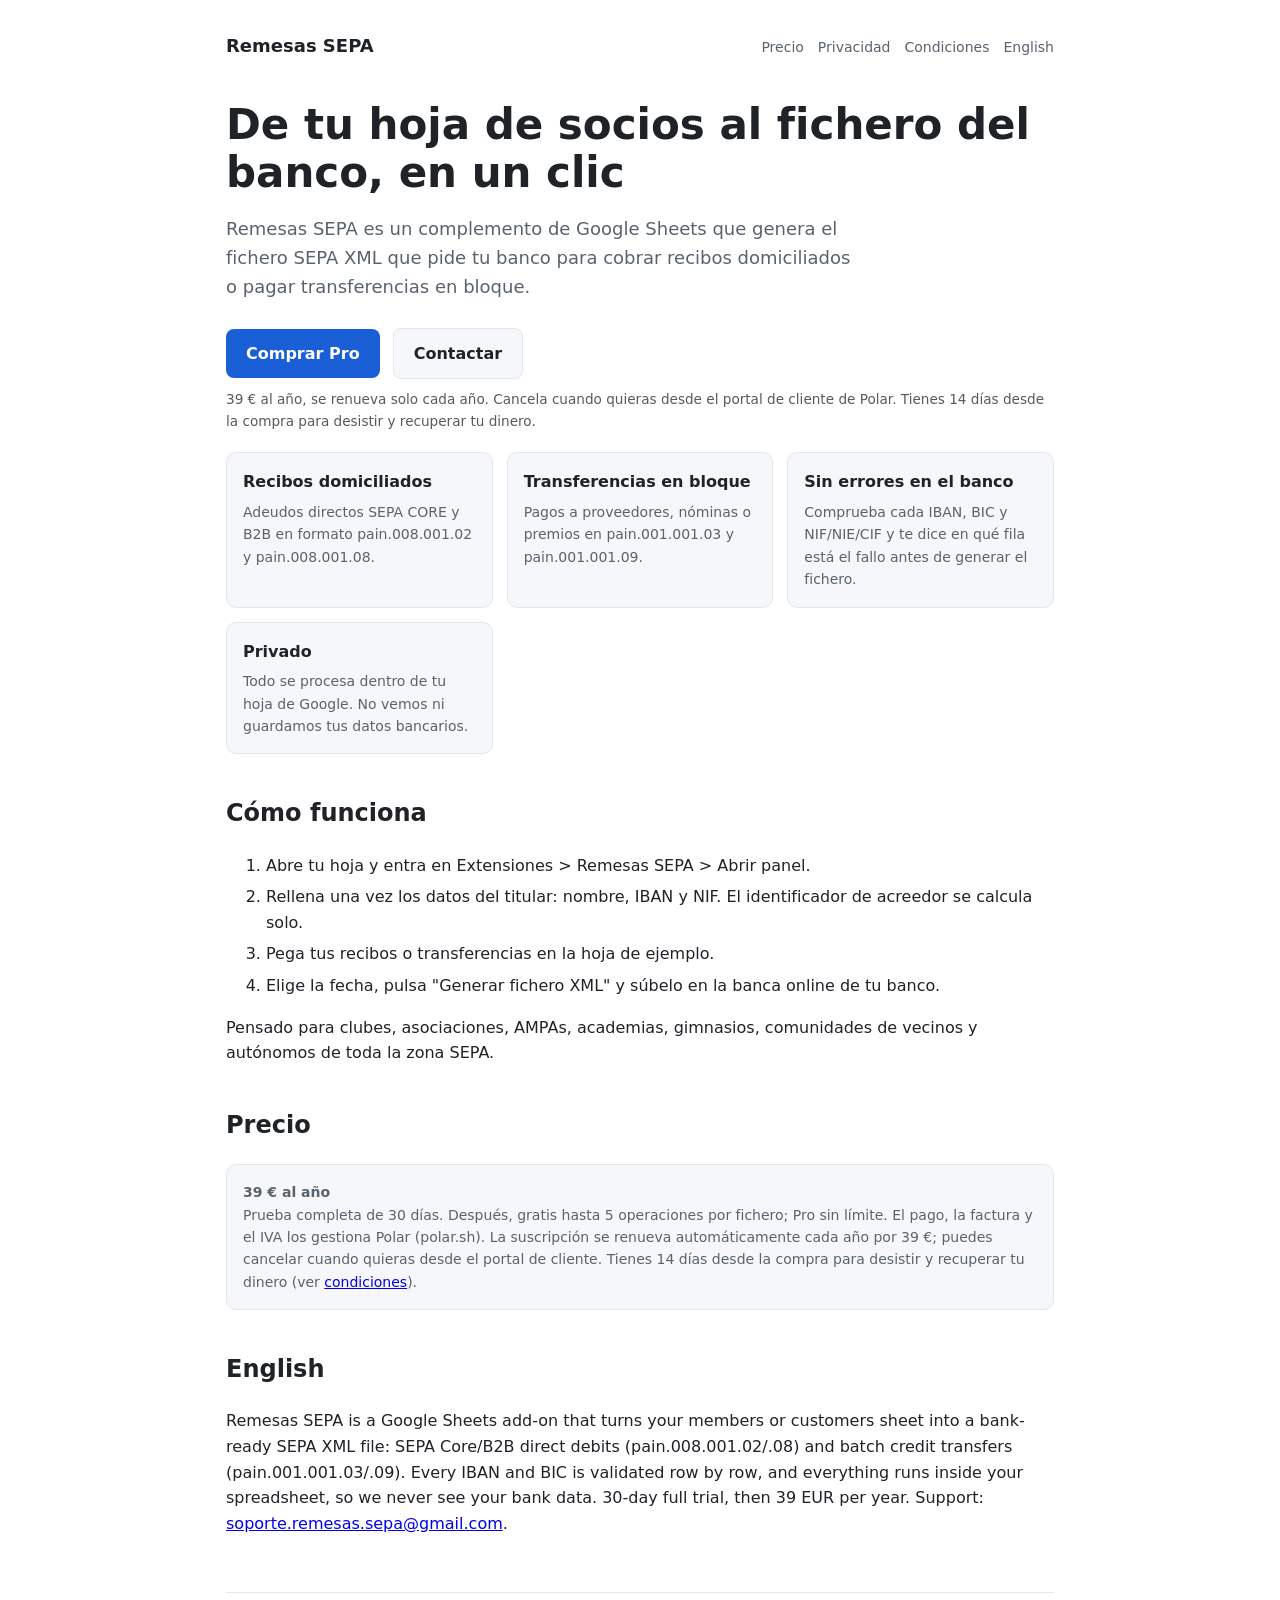
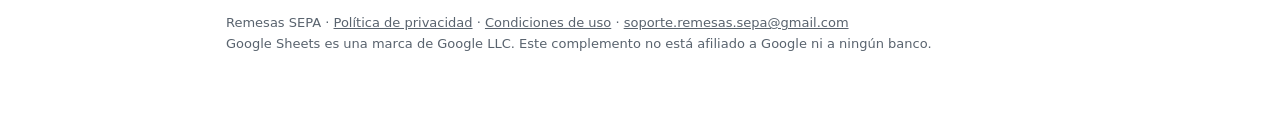
<file: index.html>
<!doctype html><html lang="es"><head><meta charset="utf-8"><meta http-equiv="refresh" content="0; url=remesas-sepa/"><title>Remesas SEPA</title></head><body><a href="remesas-sepa/">Remesas SEPA</a></body></html>
</file>
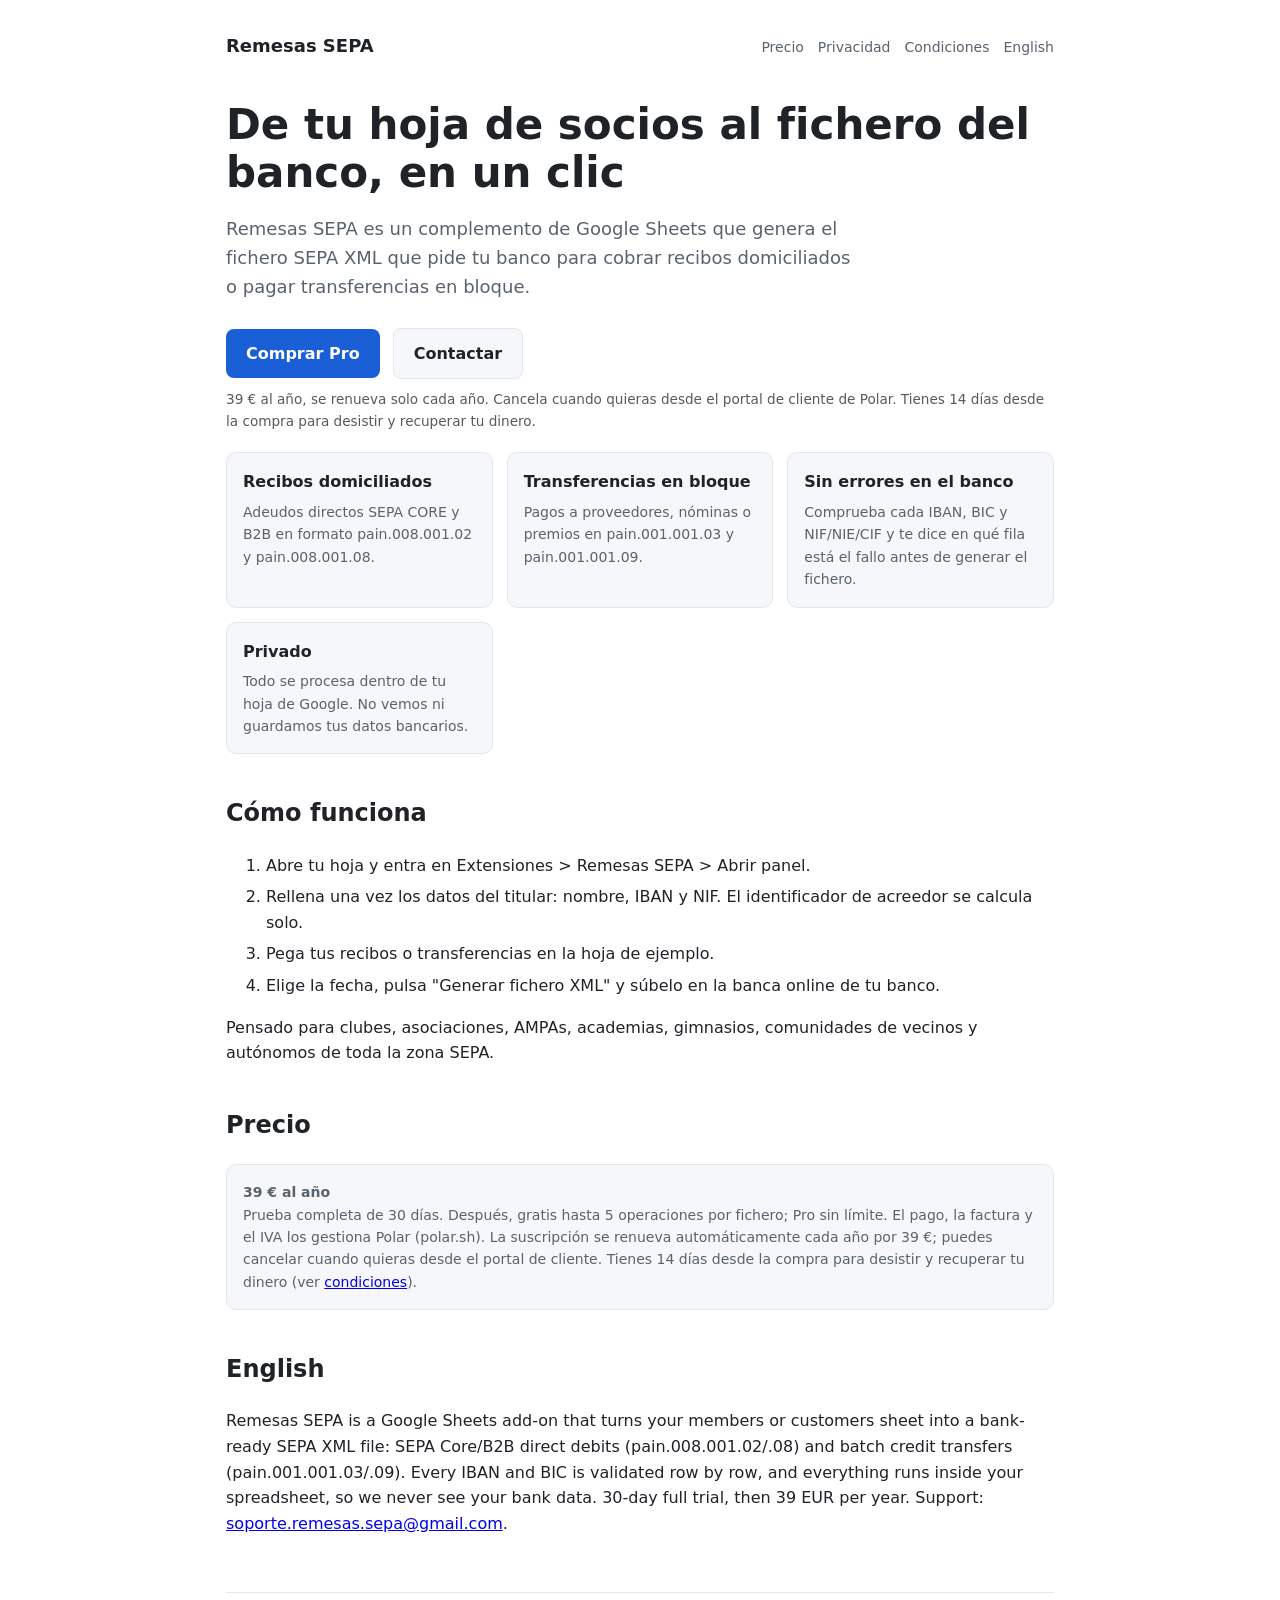
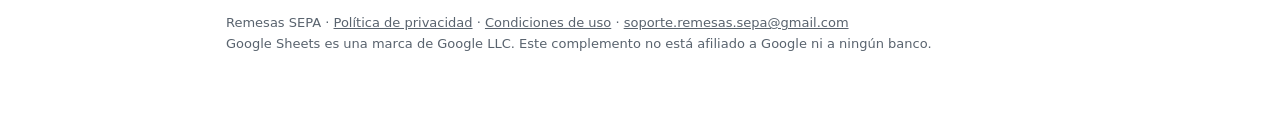
<file: remesas-sepa/index.html>
<!doctype html>
<html lang="es">
<head>
<meta charset="utf-8"><meta name="viewport" content="width=device-width,initial-scale=1">
<title>Remesas SEPA para Google Sheets</title>
<meta name="description" content="Complemento de Google Sheets que genera el fichero SEPA XML para tu banco: remesas de recibos domiciliados y transferencias en bloque. Tus datos no salen de la hoja.">
<link rel="stylesheet" href="estilo.css">
</head>
<body><main>
<header><a class="logo" href="./">Remesas SEPA</a><nav><a href="#precio">Precio</a><a href="privacidad.html">Privacidad</a><a href="condiciones.html">Condiciones</a><a href="#en">English</a></nav></header>

<h1>De tu hoja de socios al fichero del banco, en un clic</h1>
<p class="sub">Remesas SEPA es un complemento de Google Sheets que genera el fichero SEPA XML que pide tu banco para cobrar recibos domiciliados o pagar transferencias en bloque.</p>
<a class="boton" href="https://buy.polar.sh/polar_cl_9F9WvTszcyV6qMYpp6wwfjmDSBv2ltCPV6IfW1VGKpI">Comprar Pro</a>
<a class="boton sec" href="mailto:soporte.remesas.sepa@gmail.com">Contactar</a>
<p class="nota-compra">39 € al año, se renueva solo cada año. Cancela cuando quieras desde el portal de cliente de Polar. Tienes 14 días desde la compra para desistir y recuperar tu dinero.</p>

<div class="rejilla">
<div class="caja"><h3>Recibos domiciliados</h3><p>Adeudos directos SEPA CORE y B2B en formato pain.008.001.02 y pain.008.001.08.</p></div>
<div class="caja"><h3>Transferencias en bloque</h3><p>Pagos a proveedores, nóminas o premios en pain.001.001.03 y pain.001.001.09.</p></div>
<div class="caja"><h3>Sin errores en el banco</h3><p>Comprueba cada IBAN, BIC y NIF/NIE/CIF y te dice en qué fila está el fallo antes de generar el fichero.</p></div>
<div class="caja"><h3>Privado</h3><p>Todo se procesa dentro de tu hoja de Google. No vemos ni guardamos tus datos bancarios.</p></div>
</div>

<h2>Cómo funciona</h2>
<ol>
<li>Abre tu hoja y entra en Extensiones &gt; Remesas SEPA &gt; Abrir panel.</li>
<li>Rellena una vez los datos del titular: nombre, IBAN y NIF. El identificador de acreedor se calcula solo.</li>
<li>Pega tus recibos o transferencias en la hoja de ejemplo.</li>
<li>Elige la fecha, pulsa "Generar fichero XML" y súbelo en la banca online de tu banco.</li>
</ol>
<p>Pensado para clubes, asociaciones, AMPAs, academias, gimnasios, comunidades de vecinos y autónomos de toda la zona SEPA.</p>

<h2 id="precio">Precio</h2>
<div class="caja"><p class="precio">39 € al año</p><p>Prueba completa de 30 días. Después, gratis hasta 5 operaciones por fichero; Pro sin límite. El pago, la factura y el IVA los gestiona Polar (polar.sh). La suscripción se renueva automáticamente cada año por 39 €; puedes cancelar cuando quieras desde el portal de cliente. Tienes 14 días desde la compra para desistir y recuperar tu dinero (ver <a href="condiciones.html">condiciones</a>).</p></div>

<h2 id="en">English</h2>
<p>Remesas SEPA is a Google Sheets add-on that turns your members or customers sheet into a bank-ready SEPA XML file: SEPA Core/B2B direct debits (pain.008.001.02/.08) and batch credit transfers (pain.001.001.03/.09). Every IBAN and BIC is validated row by row, and everything runs inside your spreadsheet, so we never see your bank data. 30-day full trial, then 39 EUR per year. Support: <a href="mailto:soporte.remesas.sepa@gmail.com">soporte.remesas.sepa@gmail.com</a>.</p>

<footer>Remesas SEPA · <a href="privacidad.html">Política de privacidad</a> · <a href="condiciones.html">Condiciones de uso</a> · <a href="mailto:soporte.remesas.sepa@gmail.com">soporte.remesas.sepa@gmail.com</a><br>Google Sheets es una marca de Google LLC. Este complemento no está afiliado a Google ni a ningún banco.</footer>
</main></body></html>
</file>
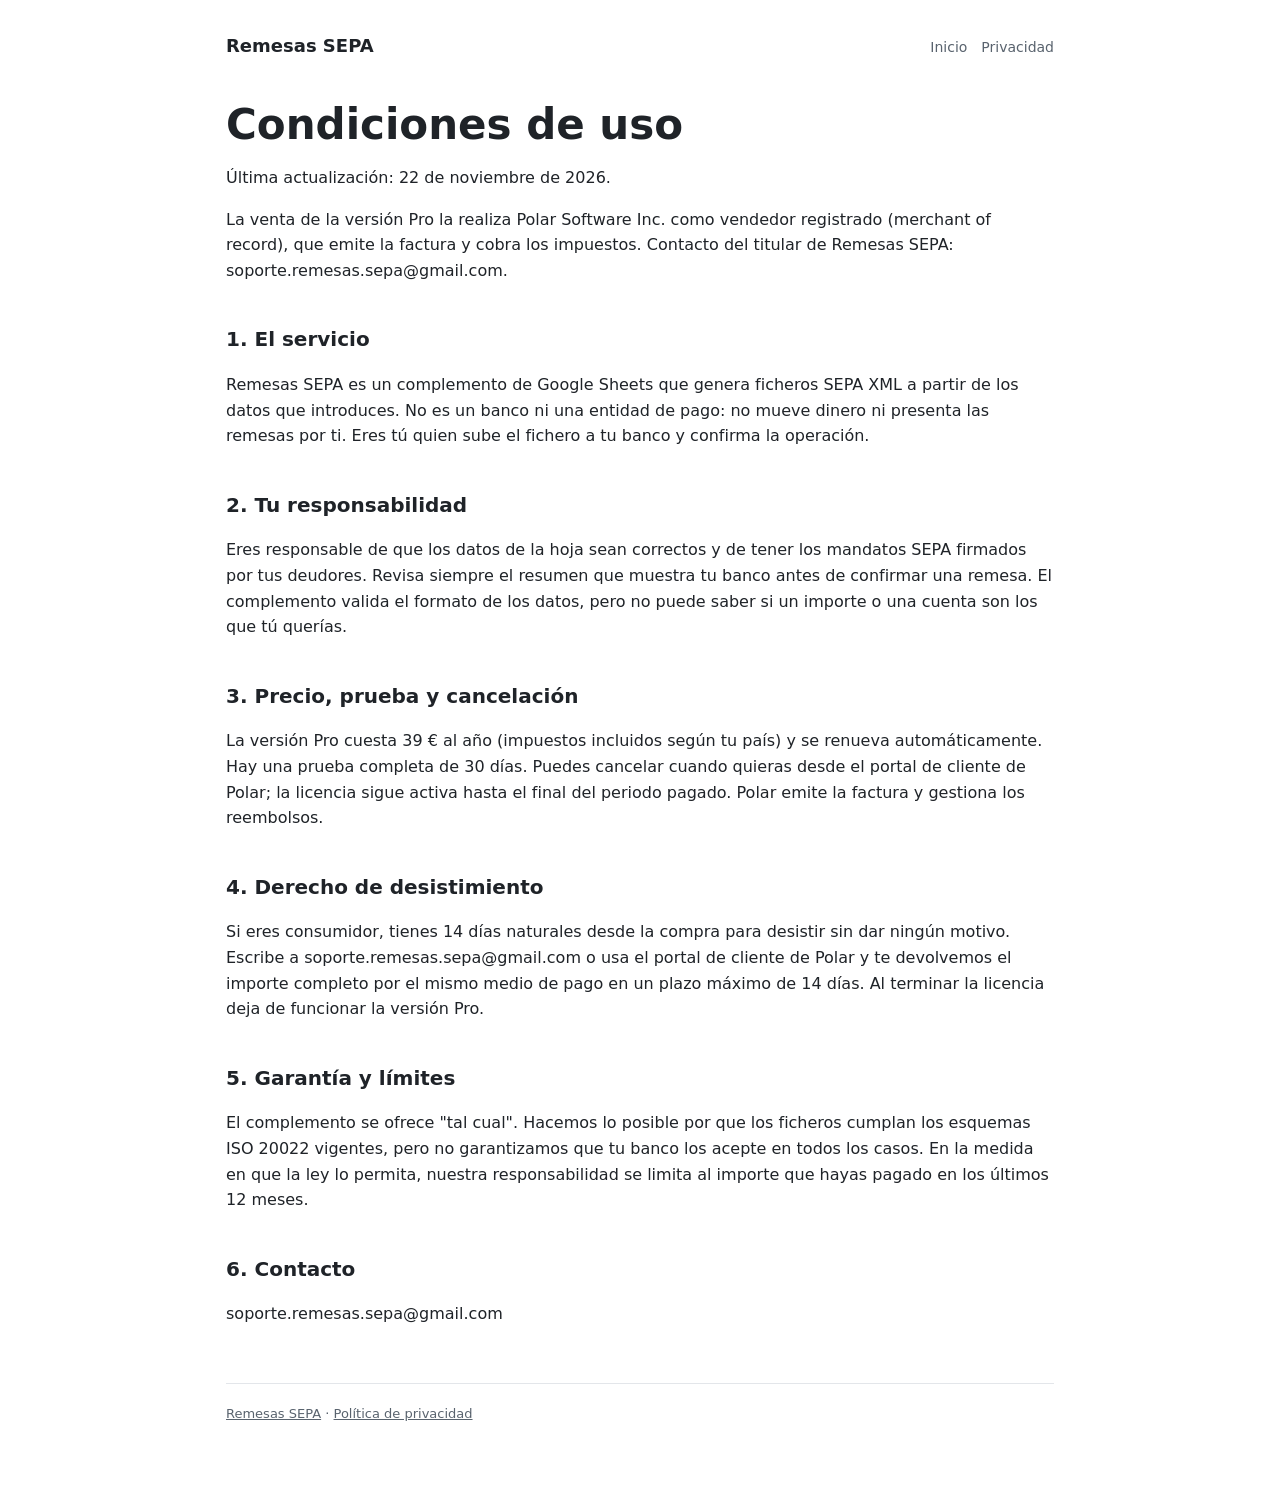
<file: remesas-sepa/condiciones.html>
<!doctype html>
<html lang="es">
<head><meta charset="utf-8"><meta name="viewport" content="width=device-width,initial-scale=1">
<title>Condiciones - Remesas SEPA</title><link rel="stylesheet" href="estilo.css"></head>
<body><main class="legal">
<header><a class="logo" href="./">Remesas SEPA</a><nav><a href="./">Inicio</a><a href="privacidad.html">Privacidad</a></nav></header>
<h1>Condiciones de uso</h1>
<p>Última actualización: 22 de noviembre de 2026.</p>
<p>La venta de la versión Pro la realiza Polar Software Inc. como vendedor registrado (merchant of record), que emite la factura y cobra los impuestos. Contacto del titular de Remesas SEPA: soporte.remesas.sepa@gmail.com.</p>
<h2>1. El servicio</h2>
<p>Remesas SEPA es un complemento de Google Sheets que genera ficheros SEPA XML a partir de los datos que introduces. No es un banco ni una entidad de pago: no mueve dinero ni presenta las remesas por ti. Eres tú quien sube el fichero a tu banco y confirma la operación.</p>
<h2>2. Tu responsabilidad</h2>
<p>Eres responsable de que los datos de la hoja sean correctos y de tener los mandatos SEPA firmados por tus deudores. Revisa siempre el resumen que muestra tu banco antes de confirmar una remesa. El complemento valida el formato de los datos, pero no puede saber si un importe o una cuenta son los que tú querías.</p>
<h2>3. Precio, prueba y cancelación</h2>
<p>La versión Pro cuesta 39 € al año (impuestos incluidos según tu país) y se renueva automáticamente. Hay una prueba completa de 30 días. Puedes cancelar cuando quieras desde el portal de cliente de Polar; la licencia sigue activa hasta el final del periodo pagado. Polar emite la factura y gestiona los reembolsos.</p>
<h2>4. Derecho de desistimiento</h2>
<p>Si eres consumidor, tienes 14 días naturales desde la compra para desistir sin dar ningún motivo. Escribe a soporte.remesas.sepa@gmail.com o usa el portal de cliente de Polar y te devolvemos el importe completo por el mismo medio de pago en un plazo máximo de 14 días. Al terminar la licencia deja de funcionar la versión Pro.</p>
<h2>5. Garantía y límites</h2>
<p>El complemento se ofrece "tal cual". Hacemos lo posible por que los ficheros cumplan los esquemas ISO 20022 vigentes, pero no garantizamos que tu banco los acepte en todos los casos. En la medida en que la ley lo permita, nuestra responsabilidad se limita al importe que hayas pagado en los últimos 12 meses.</p>
<h2>6. Contacto</h2>
<p>soporte.remesas.sepa@gmail.com</p>
<footer><a href="./">Remesas SEPA</a> · <a href="privacidad.html">Política de privacidad</a></footer>
</main></body></html>
</file>
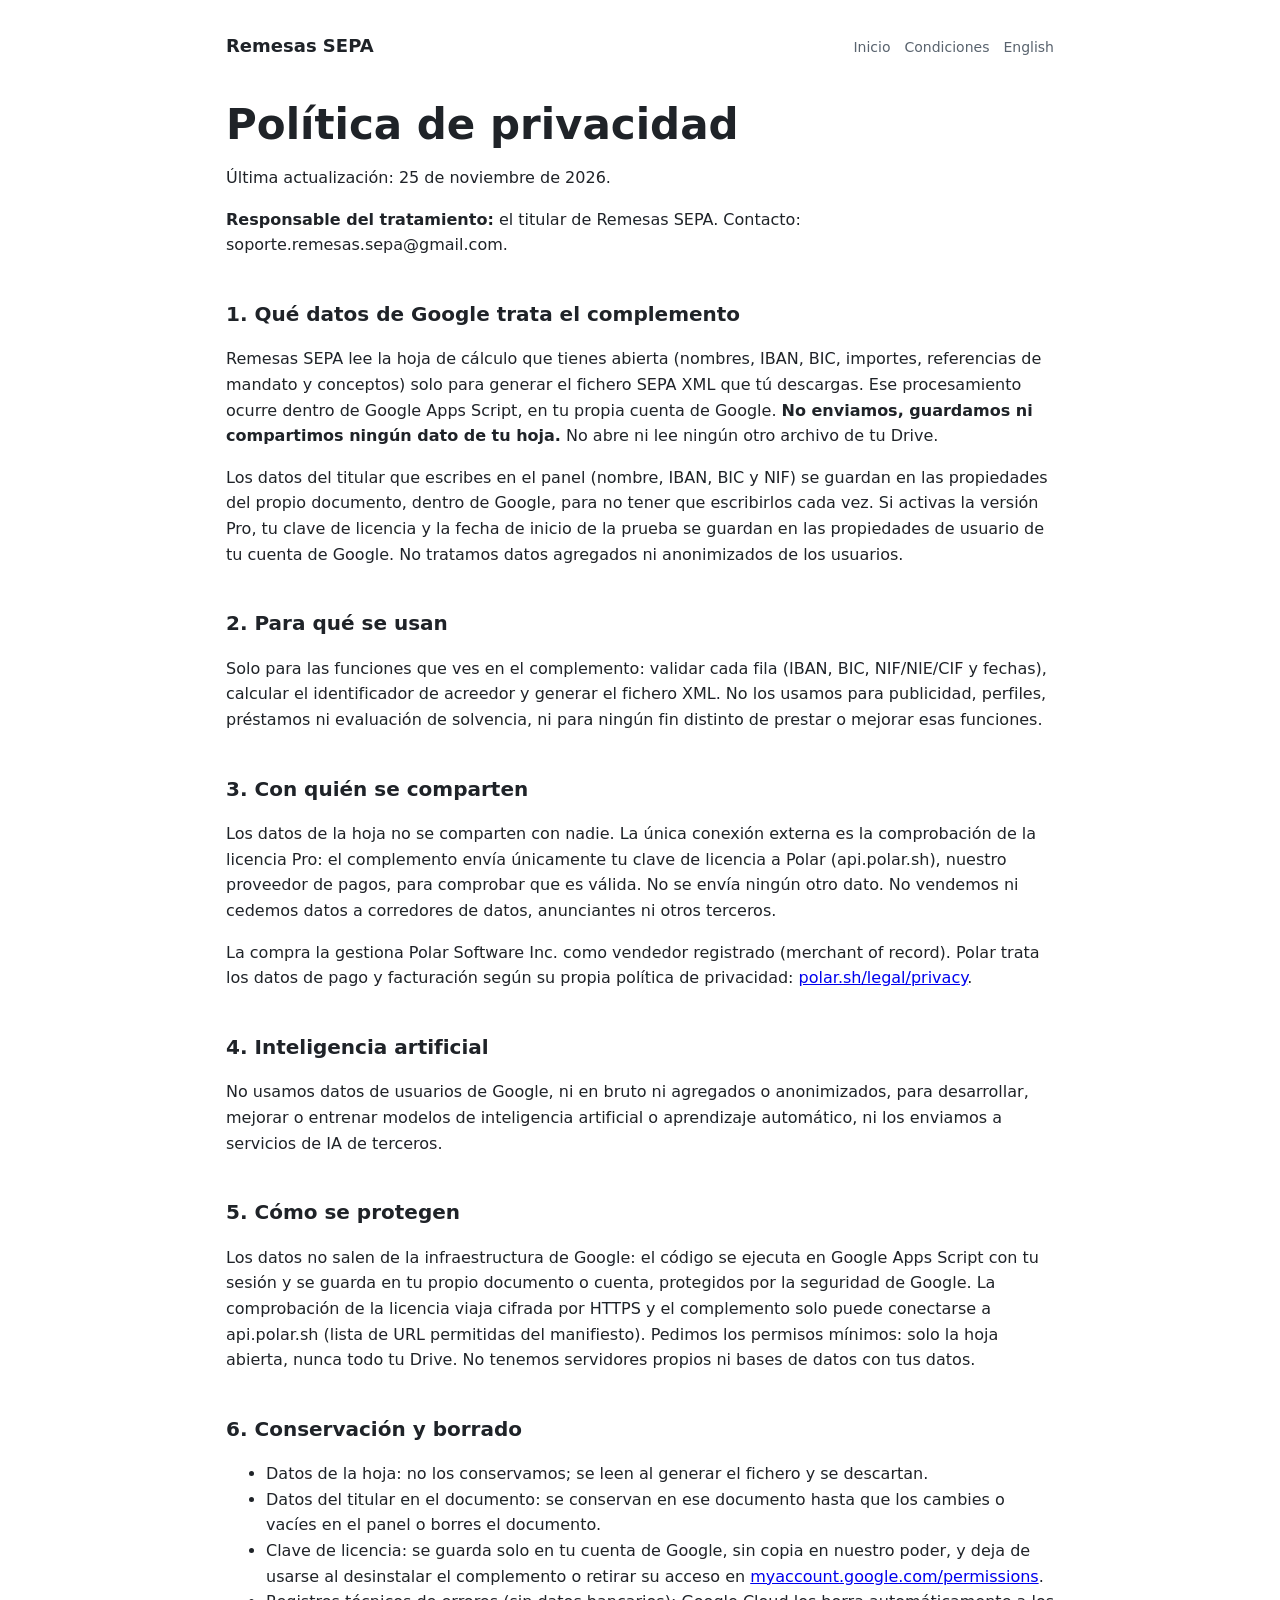
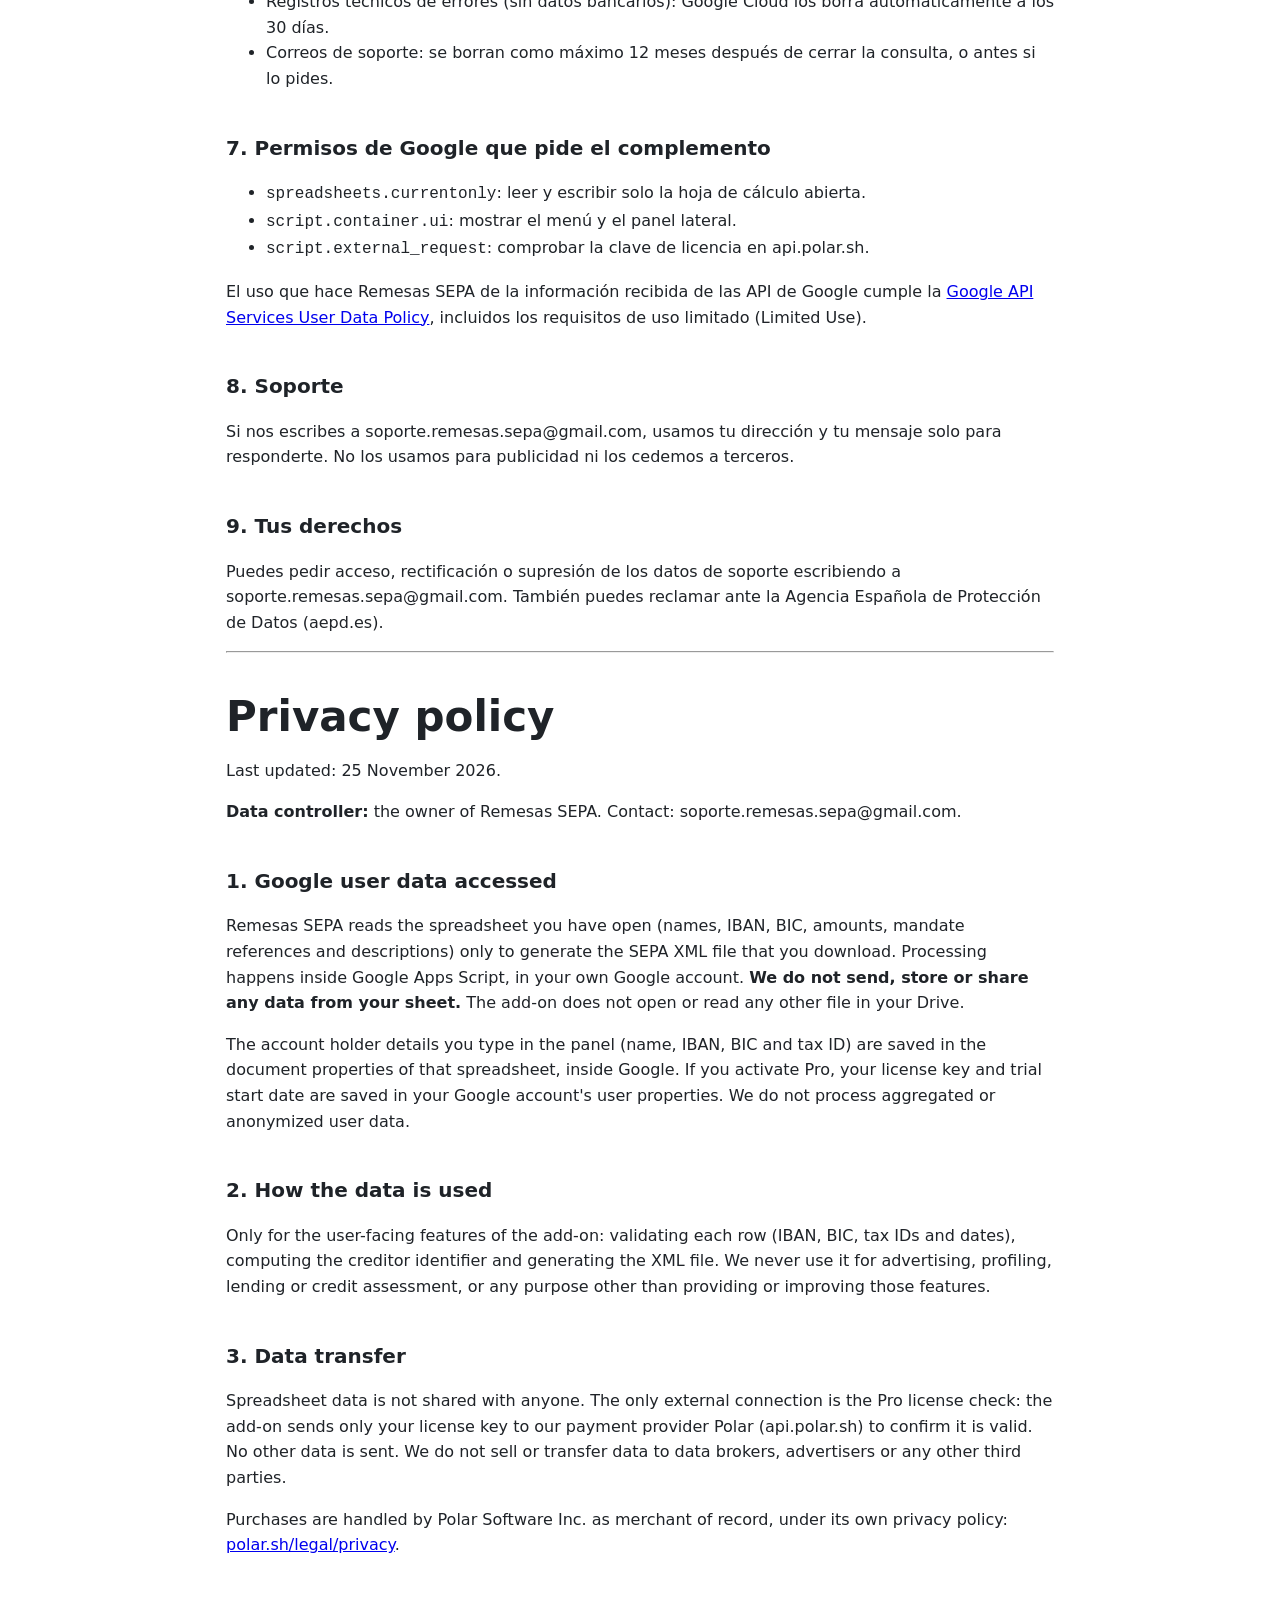
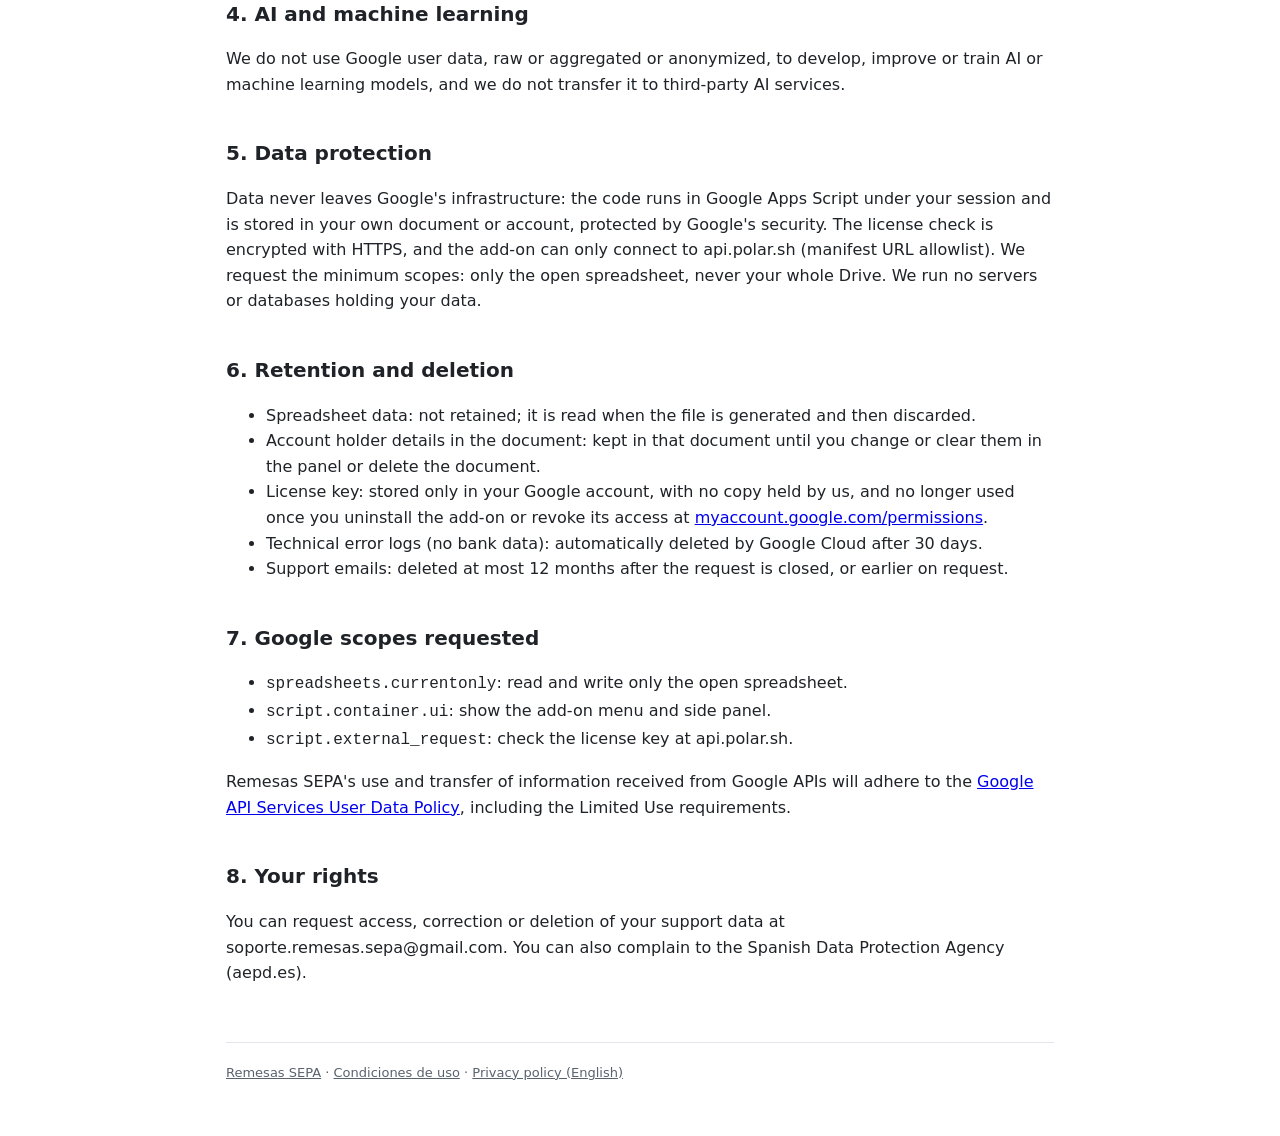
<file: remesas-sepa/privacidad.html>
<!doctype html>
<html lang="es">
<head><meta charset="utf-8"><meta name="viewport" content="width=device-width,initial-scale=1">
<title>Privacidad - Remesas SEPA</title><link rel="stylesheet" href="estilo.css"></head>
<body><main class="legal">
<header><a class="logo" href="./">Remesas SEPA</a><nav><a href="./">Inicio</a><a href="condiciones.html">Condiciones</a><a href="#en">English</a></nav></header>
<h1>Política de privacidad</h1>
<p>Última actualización: 25 de noviembre de 2026.</p>

<p><strong>Responsable del tratamiento:</strong> el titular de Remesas SEPA. Contacto: soporte.remesas.sepa@gmail.com.</p>

<h2>1. Qué datos de Google trata el complemento</h2>
<p>Remesas SEPA lee la hoja de cálculo que tienes abierta (nombres, IBAN, BIC, importes, referencias de mandato y conceptos) solo para generar el fichero SEPA XML que tú descargas. Ese procesamiento ocurre dentro de Google Apps Script, en tu propia cuenta de Google. <strong>No enviamos, guardamos ni compartimos ningún dato de tu hoja.</strong> No abre ni lee ningún otro archivo de tu Drive.</p>
<p>Los datos del titular que escribes en el panel (nombre, IBAN, BIC y NIF) se guardan en las propiedades del propio documento, dentro de Google, para no tener que escribirlos cada vez. Si activas la versión Pro, tu clave de licencia y la fecha de inicio de la prueba se guardan en las propiedades de usuario de tu cuenta de Google. No tratamos datos agregados ni anonimizados de los usuarios.</p>

<h2>2. Para qué se usan</h2>
<p>Solo para las funciones que ves en el complemento: validar cada fila (IBAN, BIC, NIF/NIE/CIF y fechas), calcular el identificador de acreedor y generar el fichero XML. No los usamos para publicidad, perfiles, préstamos ni evaluación de solvencia, ni para ningún fin distinto de prestar o mejorar esas funciones.</p>

<h2>3. Con quién se comparten</h2>
<p>Los datos de la hoja no se comparten con nadie. La única conexión externa es la comprobación de la licencia Pro: el complemento envía únicamente tu clave de licencia a Polar (api.polar.sh), nuestro proveedor de pagos, para comprobar que es válida. No se envía ningún otro dato. No vendemos ni cedemos datos a corredores de datos, anunciantes ni otros terceros.</p>
<p>La compra la gestiona Polar Software Inc. como vendedor registrado (merchant of record). Polar trata los datos de pago y facturación según su propia política de privacidad: <a href="https://polar.sh/legal/privacy">polar.sh/legal/privacy</a>.</p>

<h2>4. Inteligencia artificial</h2>
<p>No usamos datos de usuarios de Google, ni en bruto ni agregados o anonimizados, para desarrollar, mejorar o entrenar modelos de inteligencia artificial o aprendizaje automático, ni los enviamos a servicios de IA de terceros.</p>

<h2>5. Cómo se protegen</h2>
<p>Los datos no salen de la infraestructura de Google: el código se ejecuta en Google Apps Script con tu sesión y se guarda en tu propio documento o cuenta, protegidos por la seguridad de Google. La comprobación de la licencia viaja cifrada por HTTPS y el complemento solo puede conectarse a api.polar.sh (lista de URL permitidas del manifiesto). Pedimos los permisos mínimos: solo la hoja abierta, nunca todo tu Drive. No tenemos servidores propios ni bases de datos con tus datos.</p>

<h2>6. Conservación y borrado</h2>
<ul>
<li>Datos de la hoja: no los conservamos; se leen al generar el fichero y se descartan.</li>
<li>Datos del titular en el documento: se conservan en ese documento hasta que los cambies o vacíes en el panel o borres el documento.</li>
<li>Clave de licencia: se guarda solo en tu cuenta de Google, sin copia en nuestro poder, y deja de usarse al desinstalar el complemento o retirar su acceso en <a href="https://myaccount.google.com/permissions">myaccount.google.com/permissions</a>.</li>
<li>Registros técnicos de errores (sin datos bancarios): Google Cloud los borra automáticamente a los 30 días.</li>
<li>Correos de soporte: se borran como máximo 12 meses después de cerrar la consulta, o antes si lo pides.</li>
</ul>

<h2>7. Permisos de Google que pide el complemento</h2>
<ul>
<li><code>spreadsheets.currentonly</code>: leer y escribir solo la hoja de cálculo abierta.</li>
<li><code>script.container.ui</code>: mostrar el menú y el panel lateral.</li>
<li><code>script.external_request</code>: comprobar la clave de licencia en api.polar.sh.</li>
</ul>
<p>El uso que hace Remesas SEPA de la información recibida de las API de Google cumple la <a href="https://developers.google.com/terms/api-services-user-data-policy">Google API Services User Data Policy</a>, incluidos los requisitos de uso limitado (Limited Use).</p>

<h2>8. Soporte</h2>
<p>Si nos escribes a soporte.remesas.sepa@gmail.com, usamos tu dirección y tu mensaje solo para responderte. No los usamos para publicidad ni los cedemos a terceros.</p>

<h2>9. Tus derechos</h2>
<p>Puedes pedir acceso, rectificación o supresión de los datos de soporte escribiendo a soporte.remesas.sepa@gmail.com. También puedes reclamar ante la Agencia Española de Protección de Datos (aepd.es).</p>

<hr>

<section id="en" lang="en">
<h1>Privacy policy</h1>
<p>Last updated: 25 November 2026.</p>
<p><strong>Data controller:</strong> the owner of Remesas SEPA. Contact: soporte.remesas.sepa@gmail.com.</p>

<h2>1. Google user data accessed</h2>
<p>Remesas SEPA reads the spreadsheet you have open (names, IBAN, BIC, amounts, mandate references and descriptions) only to generate the SEPA XML file that you download. Processing happens inside Google Apps Script, in your own Google account. <strong>We do not send, store or share any data from your sheet.</strong> The add-on does not open or read any other file in your Drive.</p>
<p>The account holder details you type in the panel (name, IBAN, BIC and tax ID) are saved in the document properties of that spreadsheet, inside Google. If you activate Pro, your license key and trial start date are saved in your Google account's user properties. We do not process aggregated or anonymized user data.</p>

<h2>2. How the data is used</h2>
<p>Only for the user-facing features of the add-on: validating each row (IBAN, BIC, tax IDs and dates), computing the creditor identifier and generating the XML file. We never use it for advertising, profiling, lending or credit assessment, or any purpose other than providing or improving those features.</p>

<h2>3. Data transfer</h2>
<p>Spreadsheet data is not shared with anyone. The only external connection is the Pro license check: the add-on sends only your license key to our payment provider Polar (api.polar.sh) to confirm it is valid. No other data is sent. We do not sell or transfer data to data brokers, advertisers or any other third parties.</p>
<p>Purchases are handled by Polar Software Inc. as merchant of record, under its own privacy policy: <a href="https://polar.sh/legal/privacy">polar.sh/legal/privacy</a>.</p>

<h2>4. AI and machine learning</h2>
<p>We do not use Google user data, raw or aggregated or anonymized, to develop, improve or train AI or machine learning models, and we do not transfer it to third-party AI services.</p>

<h2>5. Data protection</h2>
<p>Data never leaves Google's infrastructure: the code runs in Google Apps Script under your session and is stored in your own document or account, protected by Google's security. The license check is encrypted with HTTPS, and the add-on can only connect to api.polar.sh (manifest URL allowlist). We request the minimum scopes: only the open spreadsheet, never your whole Drive. We run no servers or databases holding your data.</p>

<h2>6. Retention and deletion</h2>
<ul>
<li>Spreadsheet data: not retained; it is read when the file is generated and then discarded.</li>
<li>Account holder details in the document: kept in that document until you change or clear them in the panel or delete the document.</li>
<li>License key: stored only in your Google account, with no copy held by us, and no longer used once you uninstall the add-on or revoke its access at <a href="https://myaccount.google.com/permissions">myaccount.google.com/permissions</a>.</li>
<li>Technical error logs (no bank data): automatically deleted by Google Cloud after 30 days.</li>
<li>Support emails: deleted at most 12 months after the request is closed, or earlier on request.</li>
</ul>

<h2>7. Google scopes requested</h2>
<ul>
<li><code>spreadsheets.currentonly</code>: read and write only the open spreadsheet.</li>
<li><code>script.container.ui</code>: show the add-on menu and side panel.</li>
<li><code>script.external_request</code>: check the license key at api.polar.sh.</li>
</ul>
<p>Remesas SEPA's use and transfer of information received from Google APIs will adhere to the <a href="https://developers.google.com/terms/api-services-user-data-policy">Google API Services User Data Policy</a>, including the Limited Use requirements.</p>

<h2>8. Your rights</h2>
<p>You can request access, correction or deletion of your support data at soporte.remesas.sepa@gmail.com. You can also complain to the Spanish Data Protection Agency (aepd.es).</p>
</section>

<footer><a href="./">Remesas SEPA</a> · <a href="condiciones.html">Condiciones de uso</a> · <a href="#en">Privacy policy (English)</a></footer>
</main></body></html>
</file>
<file: remesas-sepa/estilo.css>
:root{--fondo:#ffffff;--texto:#1f2328;--suave:#59636e;--acento:#1a5fd6;--borde:#e3e6ea;--caja:#f5f7fa}
@media (prefers-color-scheme:dark){:root{--fondo:#0f1115;--texto:#e8eaed;--suave:#a0a7b1;--acento:#6ea0ff;--borde:#2a2f37;--caja:#171a20}}
*{box-sizing:border-box}body{margin:0;background:var(--fondo);color:var(--texto);font:16px/1.6 system-ui,-apple-system,"Segoe UI",Roboto,sans-serif}
main{max-width:860px;margin:0 auto;padding:32px 16px 64px}header{display:flex;justify-content:space-between;align-items:center;gap:12px;flex-wrap:wrap}
.logo{font-weight:700;font-size:18px;color:var(--texto);text-decoration:none}nav a{color:var(--suave);text-decoration:none;margin-left:14px;font-size:14px}
h1{font-size:clamp(28px,5vw,42px);line-height:1.15;margin:40px 0 12px}h2{margin-top:40px}.sub{color:var(--suave);font-size:18px;max-width:640px}
.boton{display:inline-block;background:var(--acento);color:#fff;padding:12px 20px;border-radius:8px;text-decoration:none;font-weight:600;margin:8px 8px 0 0}
.boton.sec{background:var(--caja);color:var(--texto);border:1px solid var(--borde)}
.rejilla{display:grid;grid-template-columns:repeat(auto-fit,minmax(220px,1fr));gap:14px;margin-top:20px}
.caja{background:var(--caja);border:1px solid var(--borde);border-radius:10px;padding:16px}.caja h3{margin:0 0 6px;font-size:16px}.caja p{margin:0;color:var(--suave);font-size:14px}
ol li{margin-bottom:6px}footer{margin-top:56px;padding-top:20px;border-top:1px solid var(--borde);color:var(--suave);font-size:13px}footer a{color:var(--suave)}
.precio{font-size:28px;font-weight:700}.legal h2{font-size:20px}.legal p,.legal li{color:var(--texto)}

.nota-compra{font-size:.85rem;opacity:.75;margin:.6rem 0 0}
</file>
